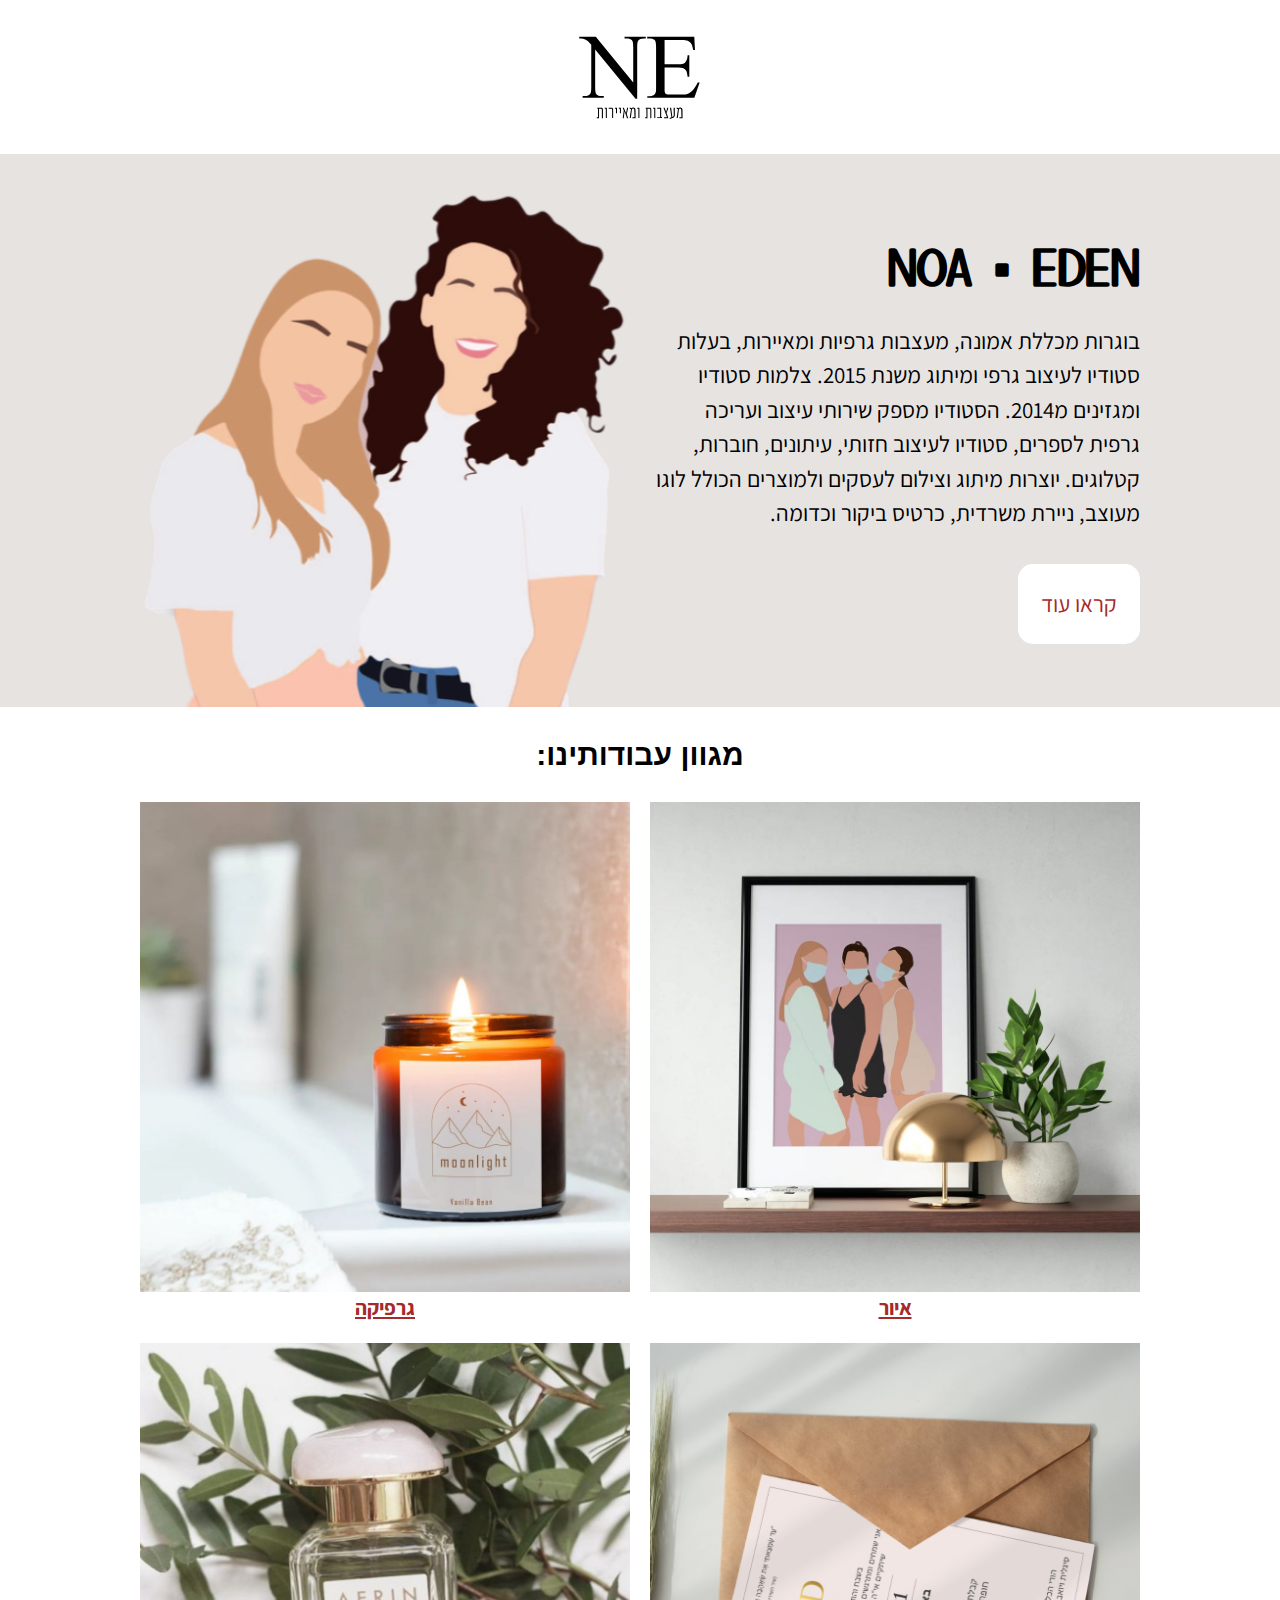
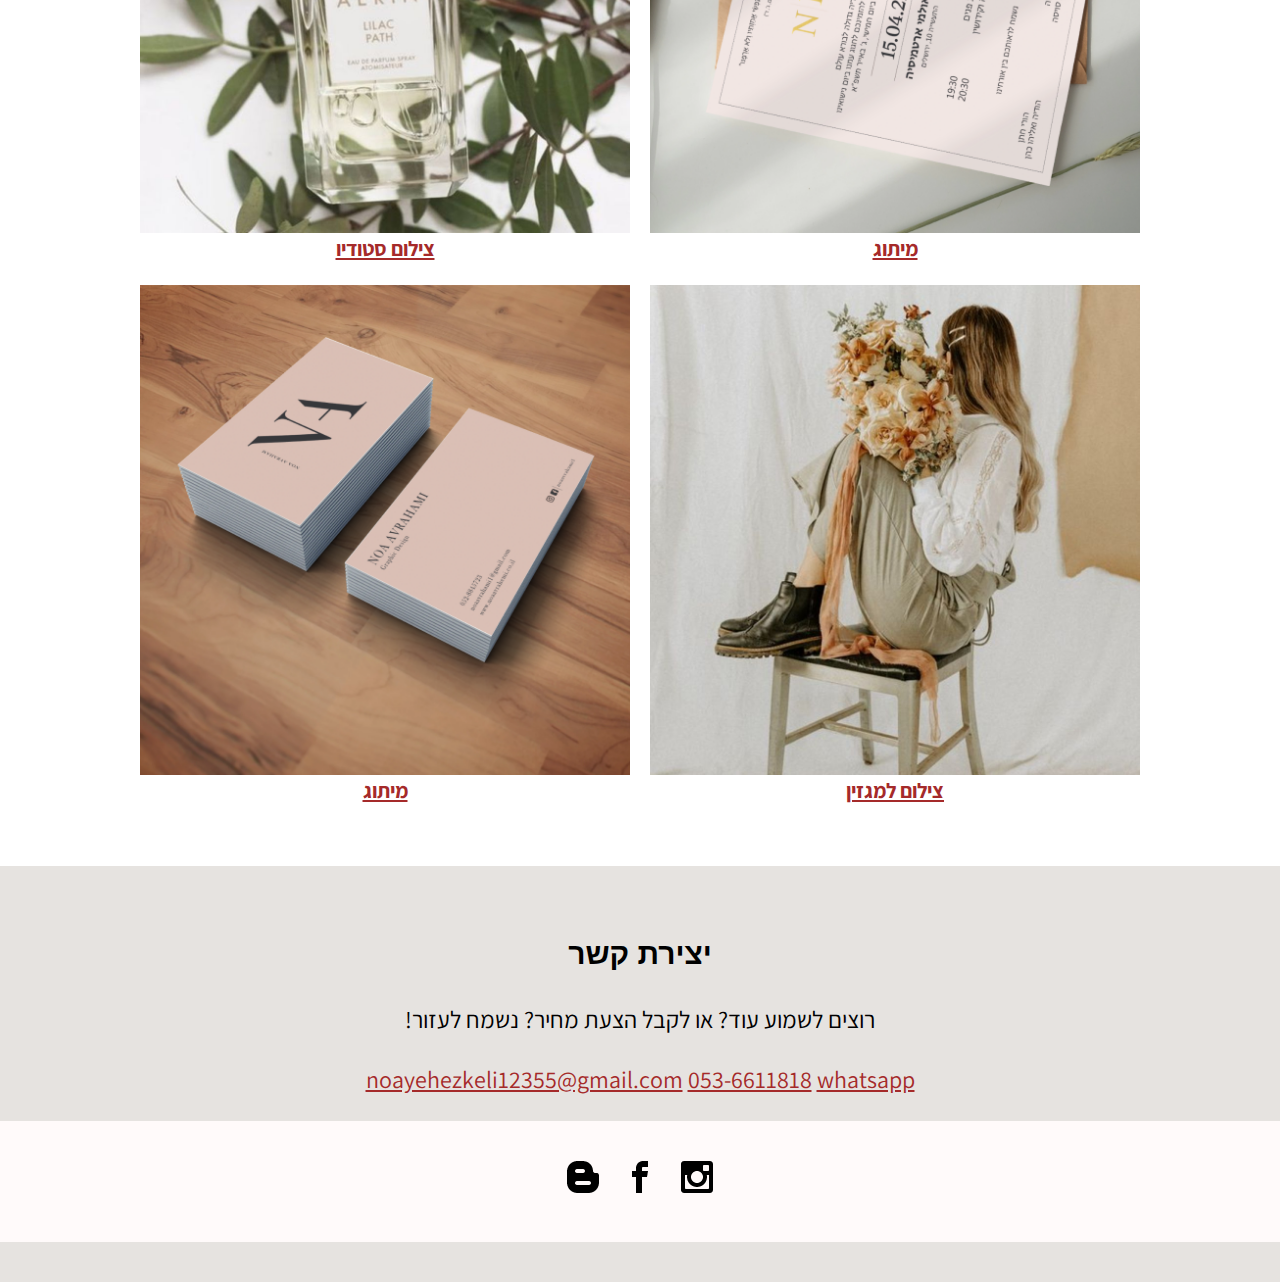
<file: index.html>
<!DOCTYPE html>
<html lang="he" dir="rtl">

<head>
  <meta charset="UTF-8">
<title>פרוייקט מסכם סמסטר א</title>
 
   <link href="https://fonts.googleapis.com/css2?family=Assistant:wght@400;700&display=swap" rel="stylesheet"> 
  
   <link rel="stylesheet" href="style.css">
  <link rel="preconnect" href="https://fonts.gstatic.com">
  
  <link rel="preconnect" href="https://fonts.gstatic.com">
<link href="https://fonts.googleapis.com/css2?family=Yusei+Magic&display=swap" rel="stylesheet">

</head>
<body>
<img src="pictures/logo%201.svg" alt="נועה ועדן" class=logo>
<div class="about">
<div class="container">
<div>
<h1>NOA &#8226; EDEN</h1>
<p>בוגרות מכללת אמונה, מעצבות גרפיות ומאיירות, בעלות סטודיו לעיצוב גרפי ומיתוג משנת 2015. צלמות סטודיו ומגזינים מ2014.   
הסטודיו מספק שירותי עיצוב ועריכה גרפית לספרים, סטודיו לעיצוב חזותי, עיתונים, חוברות, קטלוגים. יוצרות מיתוג וצילום לעסקים ולמוצרים הכולל לוגו מעוצב, ניירת משרדית, כרטיס ביקור וכדומה.  </p>
<a href=""class="button">קראו עוד</a>
</div>
<div>
<img src="pictures/noaeden%201.png" alt="noaeden">
</div>
</div>
</div>
<h2>מגוון עבודותינו:</h2>
<div>
<div class="container">
 <ul class="gallery">
 
 <li> <a target="_blank" href="https://www.etsy.com/designbyNastyaGor/listing/810971407/custom-digital-portrait-drawing-from?utm_campaign=Share&utm_medium=social_organic&utm_source=DSMT2&utm_term=so.smt&share_time=1591089555000"><img src="pictures/5.jpg" alt="">איור</a></li>
    
  <li><a target="_blank" href="https://www.behance.net/gallery/64550717/Suiomi-organics-branding"><img src="pictures/8.jpg" alt="">גרפיקה</a></li>
  
  <li><a target="_blank" href="https://www.petit-mariage-entre-amis.fr/petits-papiers"><img src="pictures/3.png" alt="">מיתוג</a></li>
  
  <li><a target="_blank" href="https://www.tortoiseandthehare.clothing/collections/essentials"><img src="pictures/10.jpg" alt="">צילום סטודיו</a></li>
  
   <li><a target="_blank" href="https://fashioneditorials.com/joanna-kustra-for-factice-magazine-with-olga/"> <img src="pictures/11.jpg" alt="">צילום למגזין</a></li>
    
  <li><a target="_blank" href="https://letteringbygrg.com/"> <img src="pictures/4.png" alt="">מיתוג</a></li>
</ul>
</div>
</div>

<div class="contact">
<div class="container">
    <h2> יצירת קשר</h2>
    <p>רוצים לשמוע עוד? או לקבל הצעת מחיר? נשמח לעזור! </p>
    <ul>
    <lil><a href="mailto:noayehezkeli12355@gmail.com">noayehezkeli12355@gmail.com</a></lil>
    <lil><a href="tel:972536611818">053-6611818</a></lil>
    <lil><a href="https://wa.me/972536611818">whatsapp</a></lil>
    </ul>
  
</div>
<div class="footer">
    <a target="_blank" href="https://www.instagram.com/noa_yehezkeli/"><img src="pictures/403-instagram.png" alt=""></a>
    <a target="_blank" href="https://www.facebook.com/profile.php?id=100000844726916"><img src="pictures/401-facebook.png" alt=""></a>
    <a target="_blank" href="http://www.visualaddict.fi/"><img src="pictures/440-blogger.png" alt=""></a>
  </div>
 
</div>
</body>
</html>
</file>
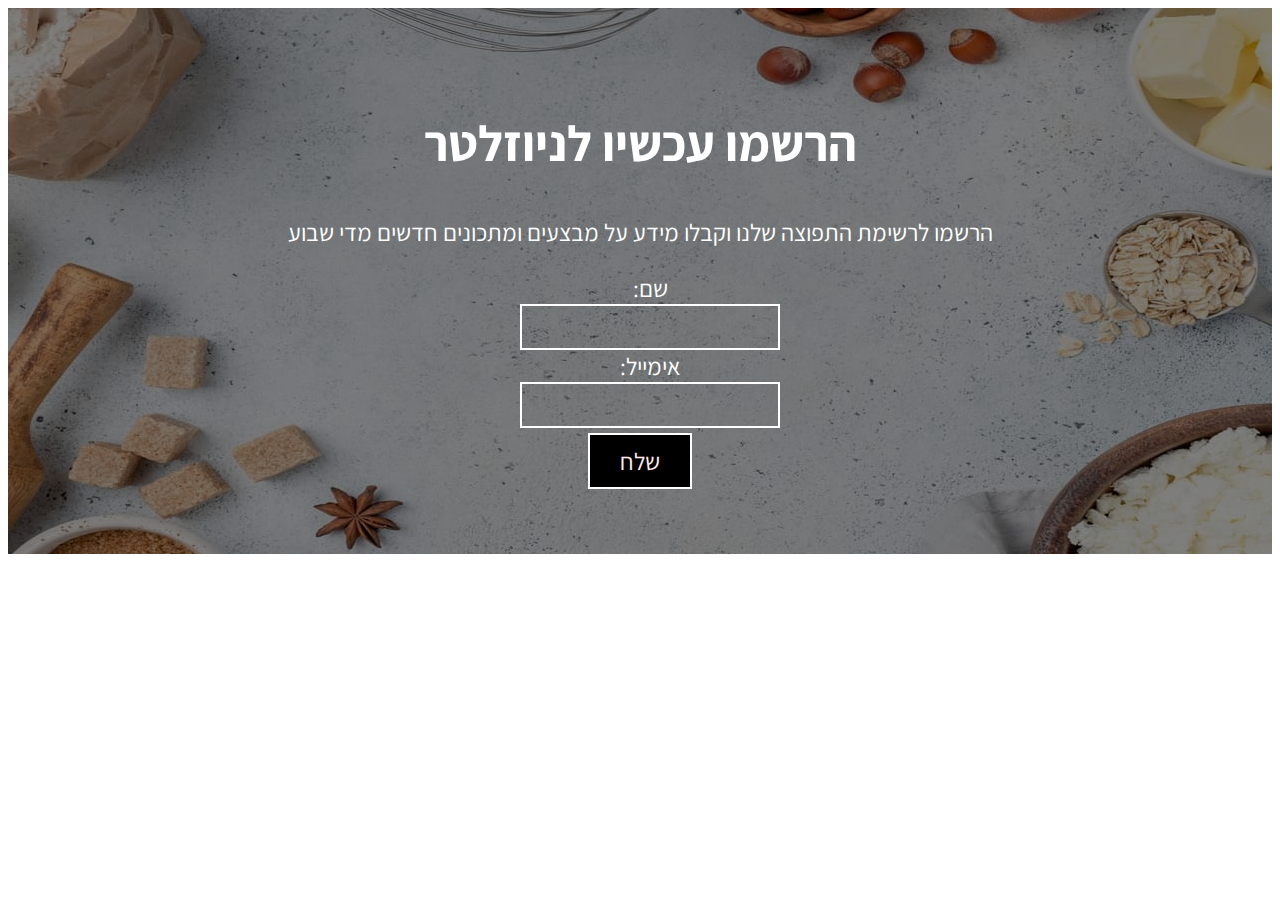
<file: firstry 2.html>
<!DOCTYPE html>
<html lang="he" dir="rtl">
<head>
  <meta charset="UTF-8">
 <link rel="stylesheet" href="bbb.css"> 
 <link href="https://fonts.googleapis.com/css2?family=Assistant&family=Bellefair&display=swap" rel="stylesheet">
  <title>אתר בסיסי</title>
</head>

<body>
<div class="news">
    <h2>הרשמו עכשיו לניוזלטר</h2>
    <p>הרשמו לרשימת התפוצה שלנו וקבלו מידע על מבצעים ומתכונים חדשים מדי שבוע</p>
    <form action="">
      <label>
        <span>שם:</span>
        <input type="text">
      </label>
      <label>
        <span>אימייל:</span>
        <input type="email" dir="ltr">
      </label>
      <input type="submit" value="שלח" class="button">
    </form>
  </div>

</body>
</html>
</file>
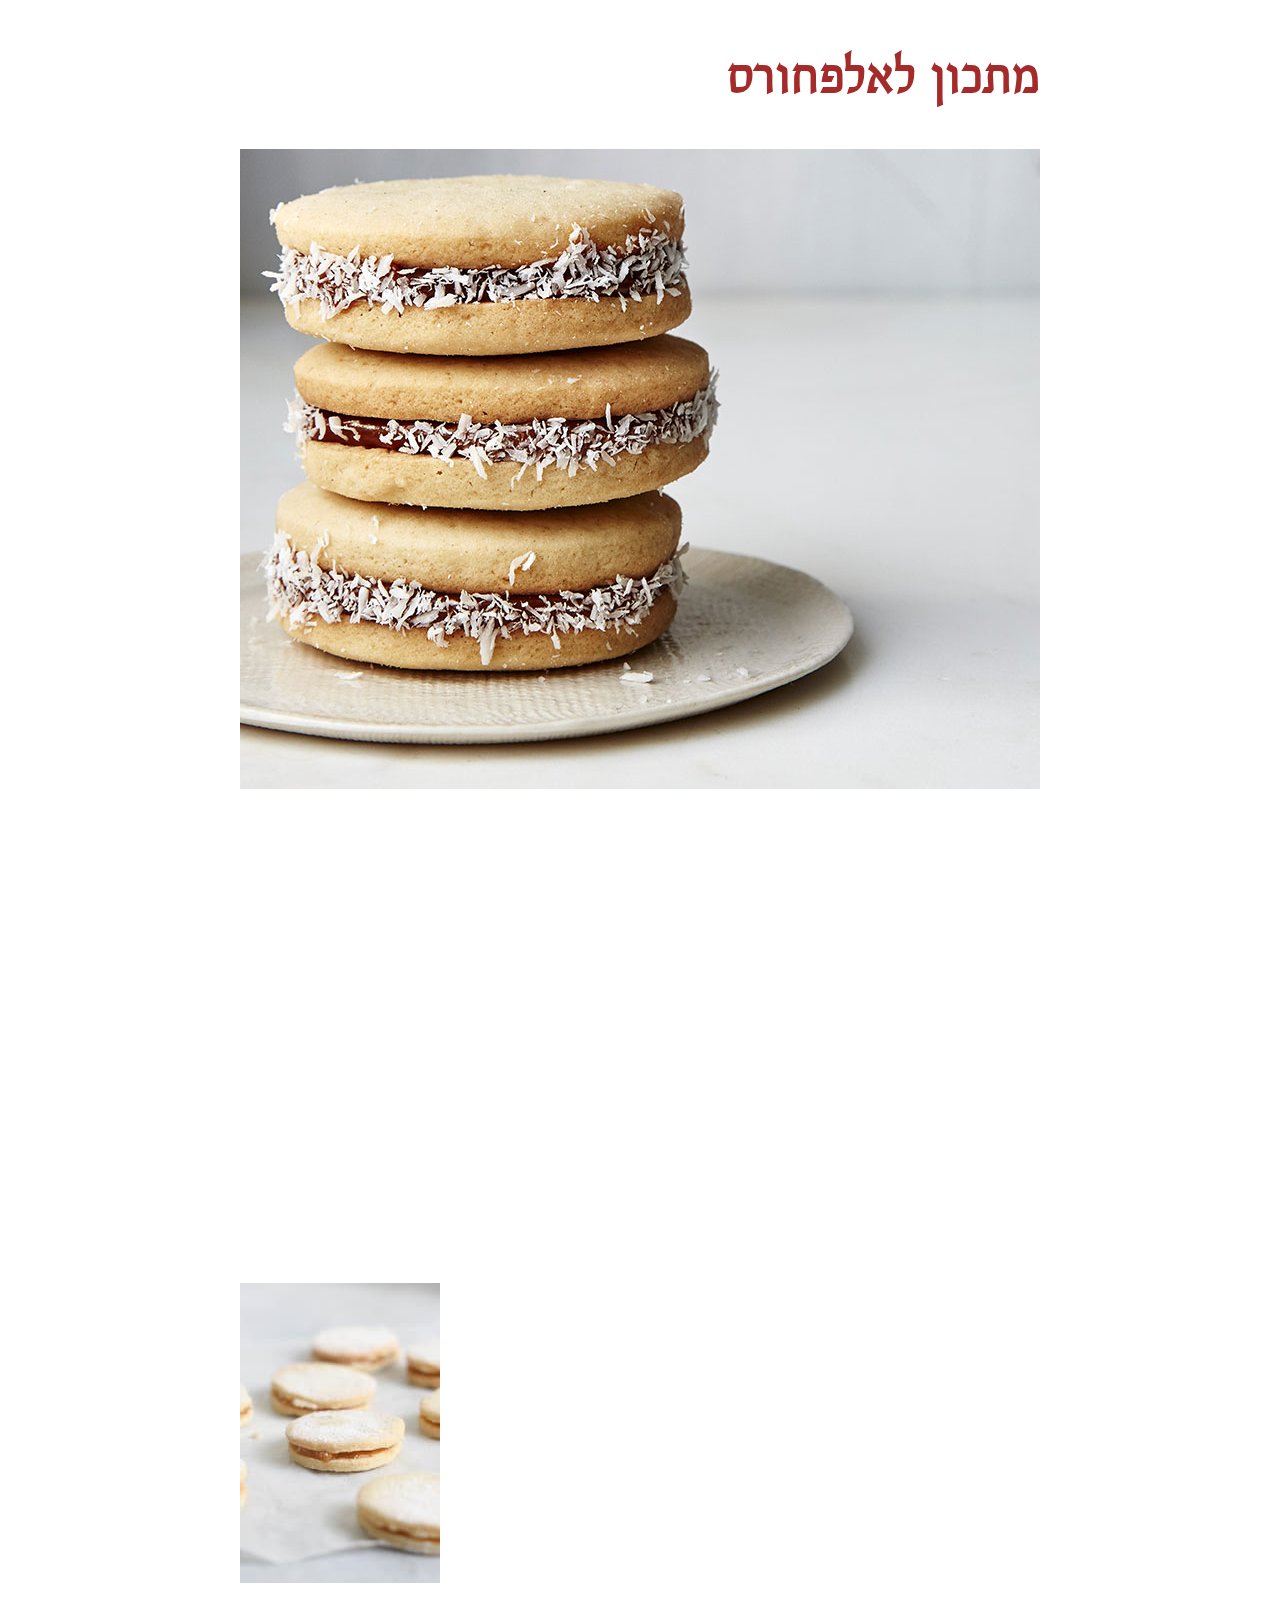
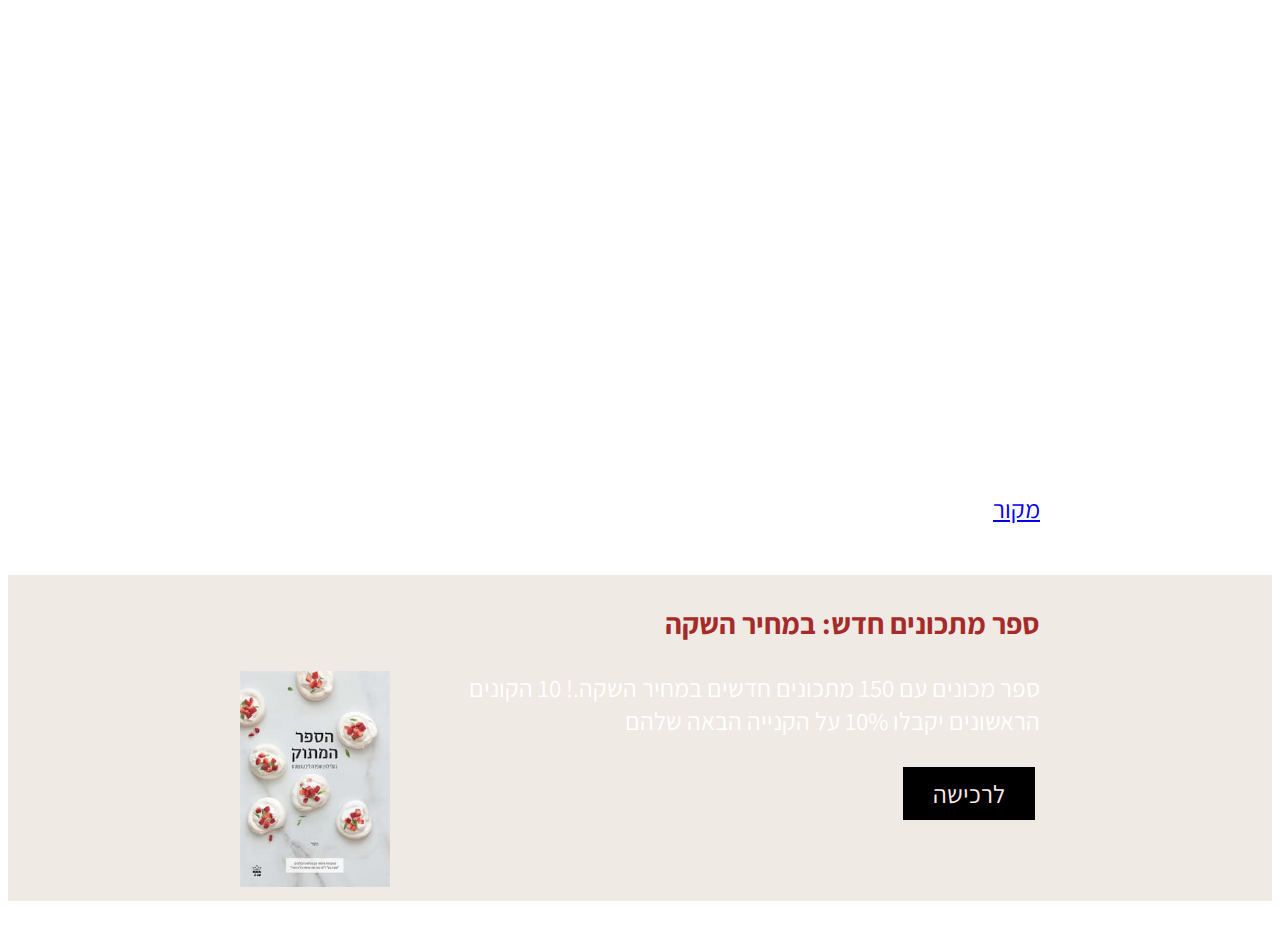
<file: firstry.html>
<!DOCTYPE html>
<html lang="he" dir="rtl">
<head>
  <meta charset="UTF-8">
 <link rel="stylesheet" href="bbb.css"> 
 <link href="https://fonts.googleapis.com/css2?family=Assistant&family=Bellefair&display=swap" rel="stylesheet">
  <title>מתכון לאלפחורס</title>
</head>
<body>

<div class="container">
<h1>מתכון לאלפחורס</h1>
<img src="pictures/Alfajores.jpg" alt="">
<h2>רכיבים</h2>
<ul>
  <li>180 גרם חמאה רכה</li>
  <li>1 כוס (120 גרם) אבקת סוכר מנופה</li>
  <li>1/2 1 כוסות (210 גרם) קמח</li>
  <li>4 חלמונים</li>
  <li>1/2 1 כוסות (180 גרם) קורנפלור</li>
  <li>1 כפית (5 גרם) אבקת אפייה</li>
  <li>1/2 כוס ריבת חלב או כל ממרח אחר</li>
  <li>1/4 כוס קוקוס טחון</li>
</ul>

<h2>שלבי ההכנה</h2>
 <img src="pictures/Alfajores%202.jpg" alt="" class="alignleft">
<ol>
  <li>להכנת הבצק: בקערת המיקסר עם וו גיטרה מערבלים את החמאה ואבקת הסוכר עד לקבלת תערובת חלקה ואחידה. מוסיפים את החלמונים ומערבלים עוד כמה דקות.</li>
  <li>לקערה אחרת מנפים את הקמח, הקורנפלור ואבקת האפייה, ומערבבים היטב. </li>
  <li>מוסיפים את תערובת הקמח לקערת המיקסר ומערבלים במהירות נמוכה רק עד להיווצרות בצק אחיד. מתקבל בצק חלק ורך במיוחד</li>
  <li>מחלקים את הבצק ל-2 חלקים ומרדדים כל חלק על גבי נייר אפייה לעלה דק בעובי של פחות מחצי ס"מ. במידת הצורך מקמחים את הבצק במעט קמח.</li>
  <li>קורצים מהבצק עיגולים בקוטר 4 ס"מ ובעזרת מרית מדורגת מעבירים אותם לתבנית אפייה מרופדת בנייר אפייה במרווחים קלים זה מזה. הבצק רך מאוד ולכן חשוב להיעזר במרית או בסכין רחבה להעברת עיגולי הבצק.</li>
  <li>מעבירים את התבנית למקרר לחצי שעה. .</li>
  <li>בזמן זה מחממים את התנור לחום של 175 מעלות. </li>
  <li>אופים את העוגיות 9-10 דקות ועד להזהבה קלה מאוד. מוציאים ומצננים</li>
  <li>מרכיבים: מעבירים את ריבת החלב לשק זילוף ופותחים בו פתח קטן, מעבירים את הקוקוס הטחון לקערית קטנה. מסדרים מחצית מהעוגיות כך שצידן השטוח כלפי מעלה. מזלפים במרכזן 1/2 כפית ריבת חלב. סוגרים עם עוגייה נוספת ולוחצים קלות. בשולי העוגייה, בקו התפר שלה, מזלפים פס דקיק של ריבת חלב. מגלגלים כל עוגייה בקוקוס הקלוי.</li>
 </ol> 
  <p>העוגיות נשמרות בקופסה אטומה בטמפרטורת החדר עד 4 ימים.</p>
  <a href="https://www.mako.co.il/food-cooking_magazine/sweets/Recipe-d66d041170b9741006.htm">מקור</a>
</div>
<div class="cta">
  <div class="container">
       <h3>ספר מתכונים חדש: במחיר השקה</h3>
    <img src="pictures/2sweet%20book.jpg" alt="" class="alignleft imgbook">
  <p>ספר מכונים עם 150 מתכונים חדשים במחיר השקה.! 10 הקונים הראשונים יקבלו 10% על הקנייה הבאה שלהם </p>
  <a href="https://www.keter-books.co.il/%D7%94%D7%A1%D7%A4%D7%A8-%D7%94%D7%9E%D7%AA%D7%95%D7%A7?gclid=CjwKCAiA2O39BRBjEiwApB2IkgpU66GHnBL63nf6-BXRKdtD8wZcCVH4zbbD4fzvzio1U8kCJ6r7XBoC6vEQAvD_BwE"class="button">לרכישה</a>
  </div>
  
</div>
</body>
</html>
</file>
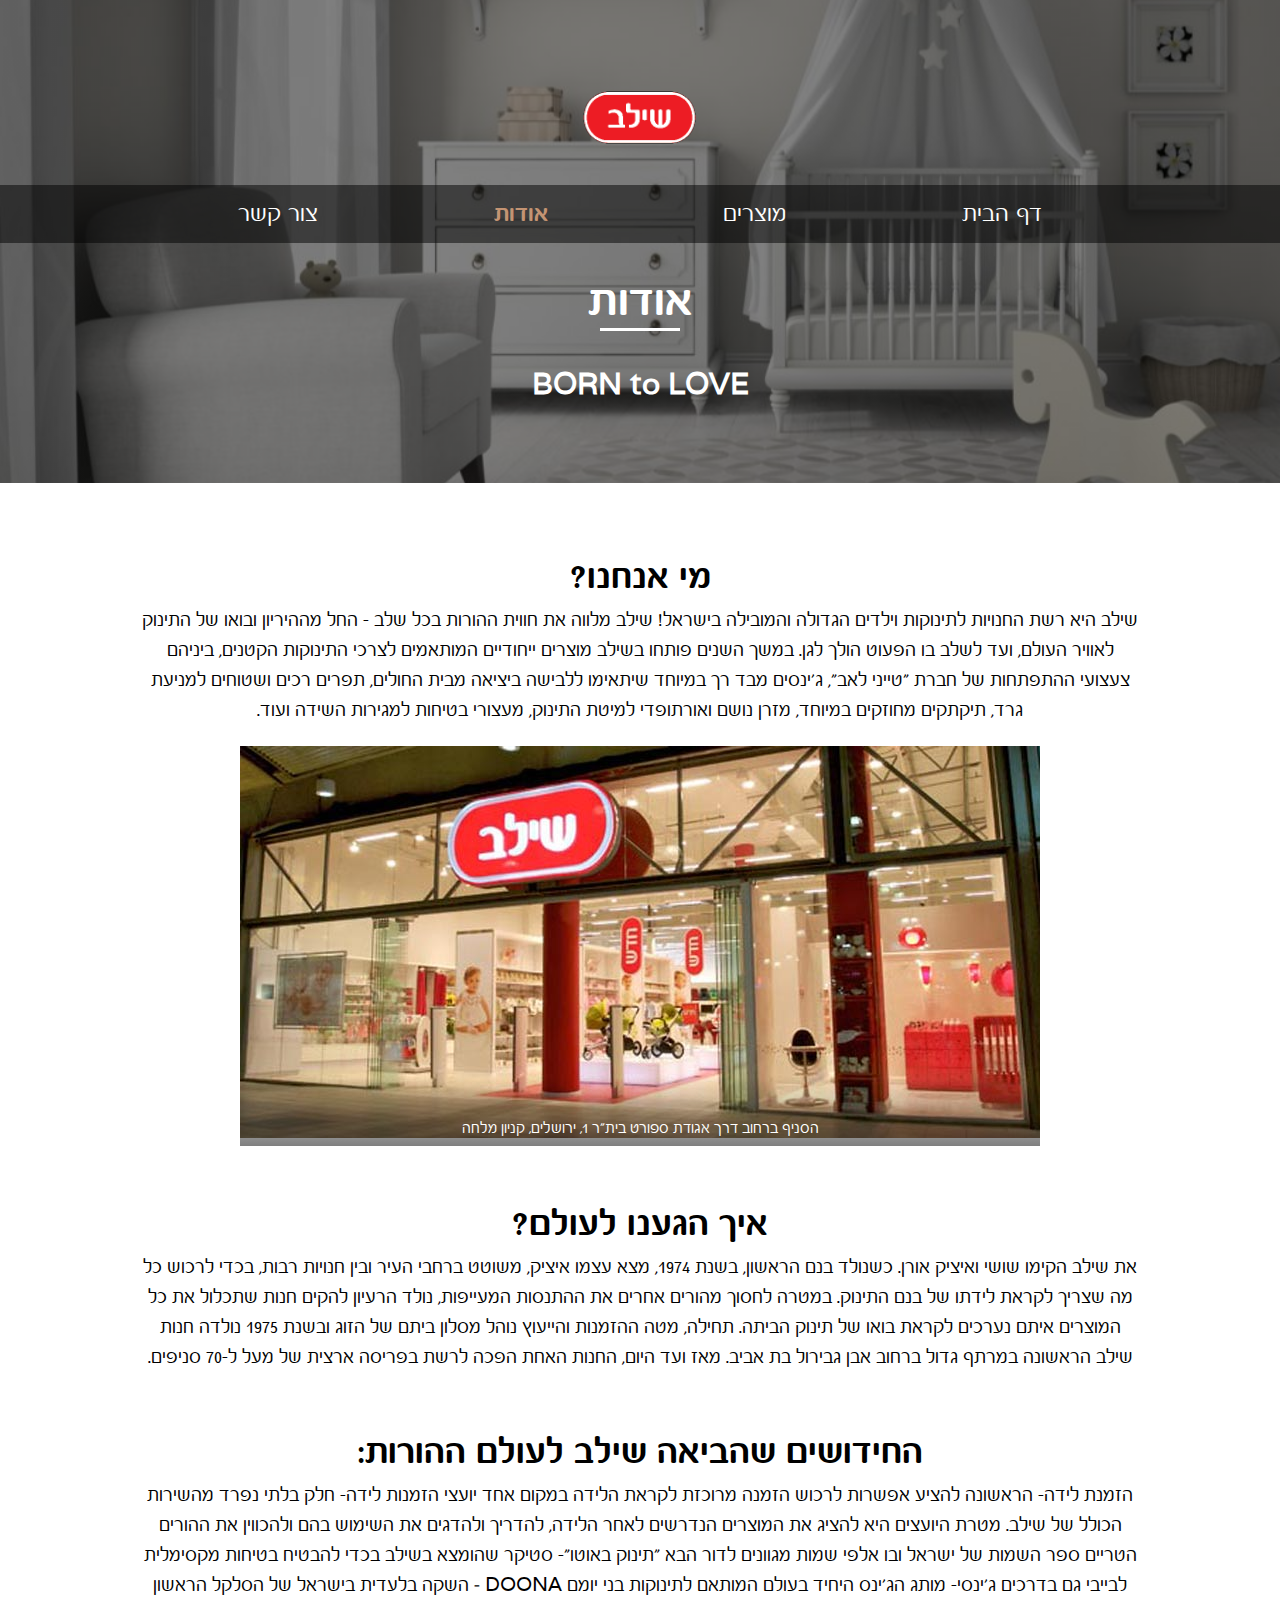
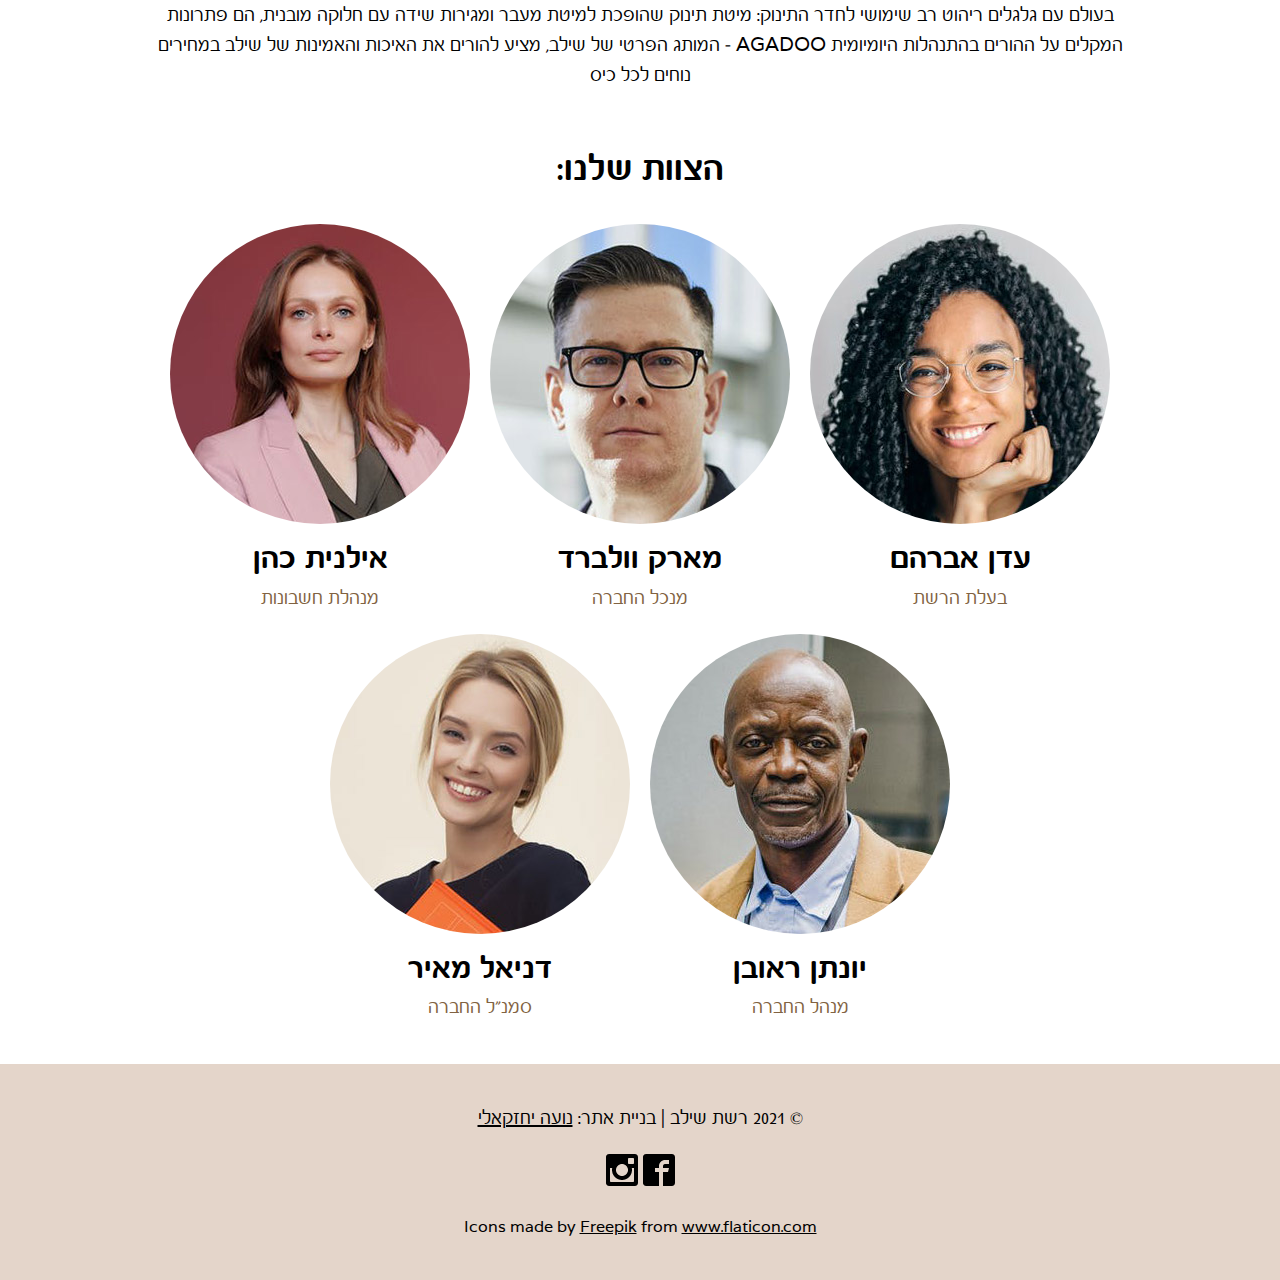
<file: סמסטר ב/about.html>
<!DOCTYPE html>
<html lang="he" dir="rtl">
<head>
  <meta charset="UTF-8">
  <title>שילב</title>
  <link rel="stylesheet" href="style.css">
  <link rel="preconnect" href="https://fonts.gstatic.com">
<link href="https://fonts.googleapis.com/css2?family=Varela&display=swap" rel="stylesheet">
</head>
<body>
<div class="banner">
 <header>
<a href="">
<img src="photo/shilav%201.png" alt="" class="logo">
     </a>
     <nav>
  <ul>
<li><a href="index.html">דף הבית</a></li>
<li><a href="menu.html">מוצרים</a></li>
<li class="current"><a href="about.html">אודות</a></li>
<li><a href="contact.html">צור קשר</a></li>
  </ul>   
     </nav>
 </header>
   
  <h1>אודות</h1>
  <h2>BORN to LOVE</h2>
</div>
 <div class="container">
<h4> מי אנחנו? </h4>
<div><p>שילב היא רשת החנויות לתינוקות וילדים הגדולה והמובילה בישראל!

שילב מלווה את חווית ההורות בכל שלב - החל מההיריון ובואו של התינוק לאוויר העולם, ועד לשלב בו הפעוט הולך לגן.

במשך השנים פותחו בשילב מוצרים ייחודיים המותאמים לצרכי התינוקות הקטנים, ביניהם צעצועי ההתפתחות של חברת "טייני לאב", ג'ינסים מבד רך במיוחד שיתאימו ללבישה ביציאה מבית החולים, תפרים רכים ושטוחים למניעת גרד, תיקתקים מחוזקים במיוחד, מזרן נושם ואורתופדי למיטת התינוק, מעצורי בטיחות למגירות השידה ועוד.
</p></div>

<div>
<div class="img">
 <img src="photo/shilav%204.jpg" alt="">
 
<p class="caption">הסניף ברחוב דרך אגודת ספורט בית"ר 1, ירושלים, קניון מלחה</p>
    </div>
    </div>

<h4>איך הגענו לעולם?</h4>
<p>
את שילב הקימו שושי ואיציק אורן. כשנולד בנם הראשון, בשנת 1974, מצא עצמו איציק, משוטט ברחבי העיר ובין חנויות רבות, בכדי לרכוש כל מה שצריך לקראת לידתו של בנם התינוק.

במטרה לחסוך מהורים אחרים את ההתנסות המעייפות, נולד הרעיון להקים חנות שתכלול את כל המוצרים איתם נערכים לקראת בואו של תינוק הביתה.

תחילה, מטה ההזמנות והייעוץ נוהל מסלון ביתם של הזוג ובשנת 1975 נולדה חנות שילב הראשונה במרתף גדול ברחוב אבן גבירול בת אביב.

מאז ועד היום, החנות האחת הפכה לרשת בפריסה ארצית של מעל ל-70 סניפים.
</p>
 
<h4>החידושים שהביאה שילב לעולם ההורות:
</h4>

<p> הזמנת לידה- הראשונה להציע אפשרות לרכוש הזמנה מרוכזת לקראת הלידה במקום אחד
 יועצי הזמנות לידה- חלק בלתי נפרד מהשירות הכולל של שילב. מטרת היועצים היא להציג את המוצרים הנדרשים לאחר הלידה, להדריך ולהדגים את השימוש בהם ולהכווין את ההורים הטריים
 ספר השמות של ישראל ובו אלפי שמות מגוונים לדור הבא 
 "תינוק באוטו"- סטיקר שהומצא בשילב בכדי להבטיח בטיחות מקסימלית לבייבי גם בדרכים
 ג'ינסי- מותג הג'ינס היחיד בעולם המותאם לתינוקות בני יומם
DOONA – השקה בלעדית בישראל של הסלקל הראשון בעולם עם גלגלים
ריהוט רב שימושי לחדר התינוק: מיטת תינוק שהופכת למיטת מעבר ומגירות שידה עם חלוקה מובנית, הם פתרונות המקלים על ההורים בהתנהלות היומיומית
AGADOO – המותג הפרטי של שילב, מציע להורים את האיכות והאמינות של שילב במחירים 
נוחים לכל כיס
</p>
<h4> הצוות שלנו: </h4>
<ul class="team">
    <li>
     <img src="photo/p%201.jpg" alt=""> 
     <h3>עדן  אברהם</h3>
     <p>בעלת הרשת</p>  
    </li>
    <li>
     <img src="photo/p%205.jpg"alt=""> 
     <h3>מארק וולברד </h3>
     <p>מנכל החברה</p>
     </li>
     <li>
     <img src="photo/p%203.jpg" alt=""> 
     <h3>אילנית כהן</h3>
     <p>מנהלת חשבונות</p>  
    </li>
      <li>
     <img src="photo/p%204.jpg" alt=""> 
     <h3>יונתן ראובן</h3>
     <p>מנהל החברה</p>  
    </li>
    <li>
     <img src="photo/p%202.jpg" alt=""> 
     <h3>דניאל מאיר</h3>
     <p>סמנ"ל החברה</p>  
    </li> 
</ul>
 </div>
  <footer>
    <p>&copy; 2021 רשת שילב  | 
    בניית אתר: 
    <a href="https://laviwebsites.com">נועה יחזקאלי</a></p>
    
    <p>
      <a href="https://he-il.facebook.com/shilav.baby"><img src="photo/402-facebook2.png" alt="facebook"></a>
      <a href="https://www.instagram.com/shilav_kids/"><img src="photo/403-instagram.png" alt="instegram"></a>
    </p>
    
    <div>Icons made by <a href="https://www.freepik.com" title="Freepik">Freepik</a> from <a href="https://www.flaticon.com/" title="Flaticon">www.flaticon.com</a></div>
  </footer>
  
</body>
</html>
</file>
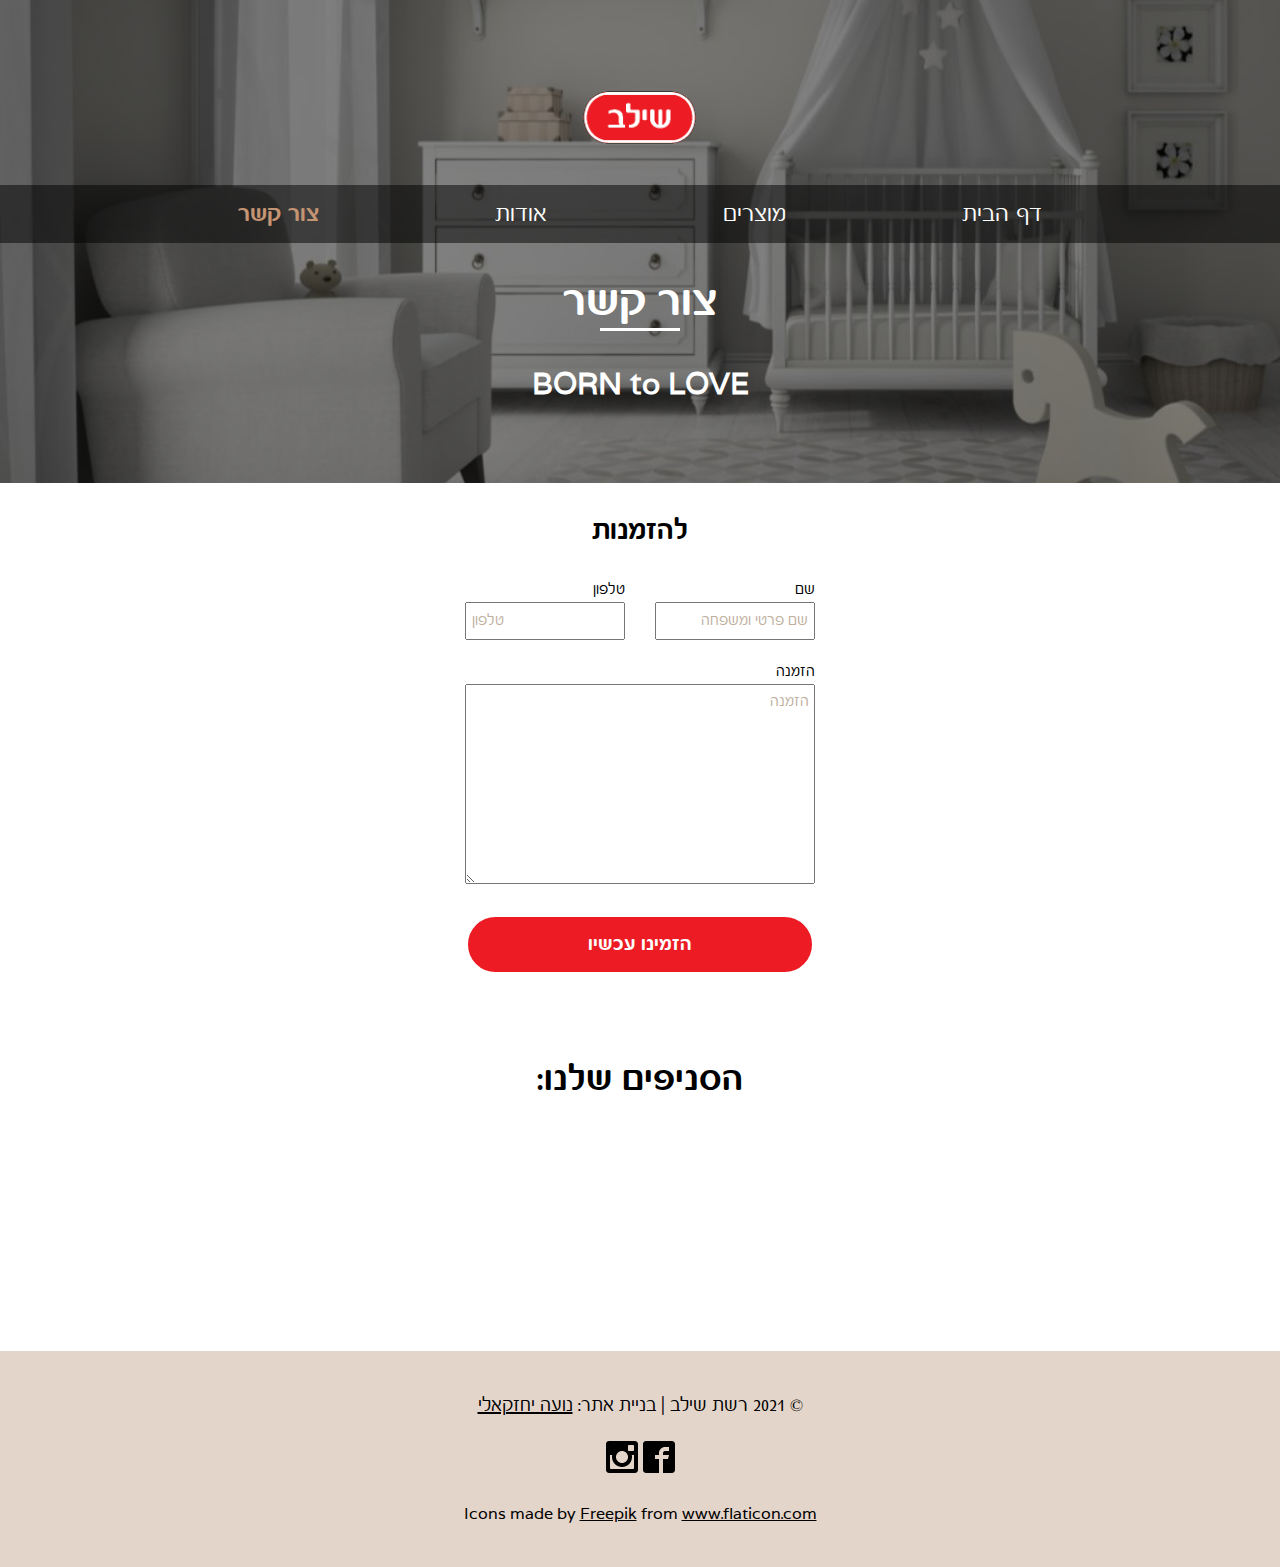
<file: סמסטר ב/contact.html>
<!DOCTYPE html>
<html lang="he" dir="rtl">
<head>
  <meta charset="UTF-8">
  <title>שילב</title>
  <link rel="stylesheet" href="style.css">
  <link rel="preconnect" href="https://fonts.gstatic.com">
<link href="https://fonts.googleapis.com/css2?family=Varela&display=swap" rel="stylesheet">
</head>
<body>
<div class="banner">
 <header>
<a href="">
<img src="photo/shilav%201.png" alt="" class="logo">
     </a>
     <nav>
  <ul>
<li><a href="index.html">דף הבית</a></li>
<li><a href="menu.html">מוצרים</a></li>
<li><a href="about.html">אודות</a></li>
<li class="current"><a href="contact.html">צור קשר</a></li>
  </ul>   
     </nav>
 </header>
   
  <h1>צור קשר</h1>
  <h2>BORN to LOVE</h2>
</div>

<form>
        <h2>להזמנות</h2>
        <div class="grid-form">
          <label>
            <span>שם</span>
            <input type="text" name="fname" placeholder="שם פרטי ומשפחה">
          </label>
          <label>
            <span>טלפון</span>
            <input type="tel" name="tel" placeholder="טלפון">
          </label>
        </div>

        <label>
          <span>הזמנה</span>
          <textarea name="order" cols="30" rows="10" placeholder="הזמנה"></textarea>
        </label>
        <input type="submit" value="הזמינו עכשיו" class="button">
      </form>
<div class="container"> 
<h4>הסניפים שלנו:</h4>
 <iframe src="https://www.google.com/maps/embed?pb=!1m18!1m12!1m3!1d27083.368398565704!2d34.82140536044921!3d31.949472200000017!2m3!1f0!2f0!3f0!3m2!1i1024!2i768!4f13.1!3m3!1m2!1s0x1502b5f3976332dd%3A0x1151664064c6bfae!2z16nXmdec15Eg16fXoNeZ15XXnyDXoteW16jXmdeQ15zXmSDXqNeQ16nXldeg15nXnQ!5e0!3m2!1siw!2sil!4v1624791127840!5m2!1siw!2sil" width="300" height="200" style="border:0;" allowfullscreen="" loading="lazy"></iframe>
 
 <iframe src="https://www.google.com/maps/embed?pb=!1m18!1m12!1m3!1d13569.177251026791!2d35.194727303518036!3d31.762457800642228!2m3!1f0!2f0!3f0!3m2!1i1024!2i768!4f13.1!3m3!1m2!1s0x1502d78e88b36157%3A0x813f21fdcb2b4735!2z16nXmdec15E!5e0!3m2!1siw!2sil!4v1624791236152!5m2!1siw!2sil" width="300" height="200" style="border:0;" allowfullscreen="" loading="lazy"></iframe>
 
 <iframe src="https://www.google.com/maps/embed?pb=!1m18!1m12!1m3!1d91773.46709783666!2d34.81799343629176!3d31.26082647802098!2m3!1f0!2f0!3f0!3m2!1i1024!2i768!4f13.1!3m3!1m2!1s0x0%3A0x9d64d2c3783a7a7b!2z16nXmdec15E!5e0!3m2!1siw!2sil!4v1624791322318!5m2!1siw!2sil" width="300" height="200" style="border:0;" allowfullscreen="" loading="lazy"></iframe>
 </div>
  <footer>
    <p>&copy; 2021 רשת שילב  | 
    בניית אתר: 
    <a href="https://laviwebsites.com">נועה יחזקאלי</a></p>
    
    <p>
      <a href="https://he-il.facebook.com/shilav.baby"><img src="photo/402-facebook2.png" alt="facebook"></a>
      <a href="https://www.instagram.com/shilav_kids/"><img src="photo/403-instagram.png" alt="instegram"></a>
    </p>
    
    <div>Icons made by <a href="https://www.freepik.com" title="Freepik">Freepik</a> from <a href="https://www.flaticon.com/" title="Flaticon">www.flaticon.com</a></div>
  </footer>
  <div class="custom-shape-divider-bottom-1615827767">
      <svg data-name="Layer 1" xmlns="http://www.w3.org/2000/svg" viewBox="0 0 1200 120" preserveAspectRatio="none">
      </svg>
    </div>

</body>
</html>
</file>
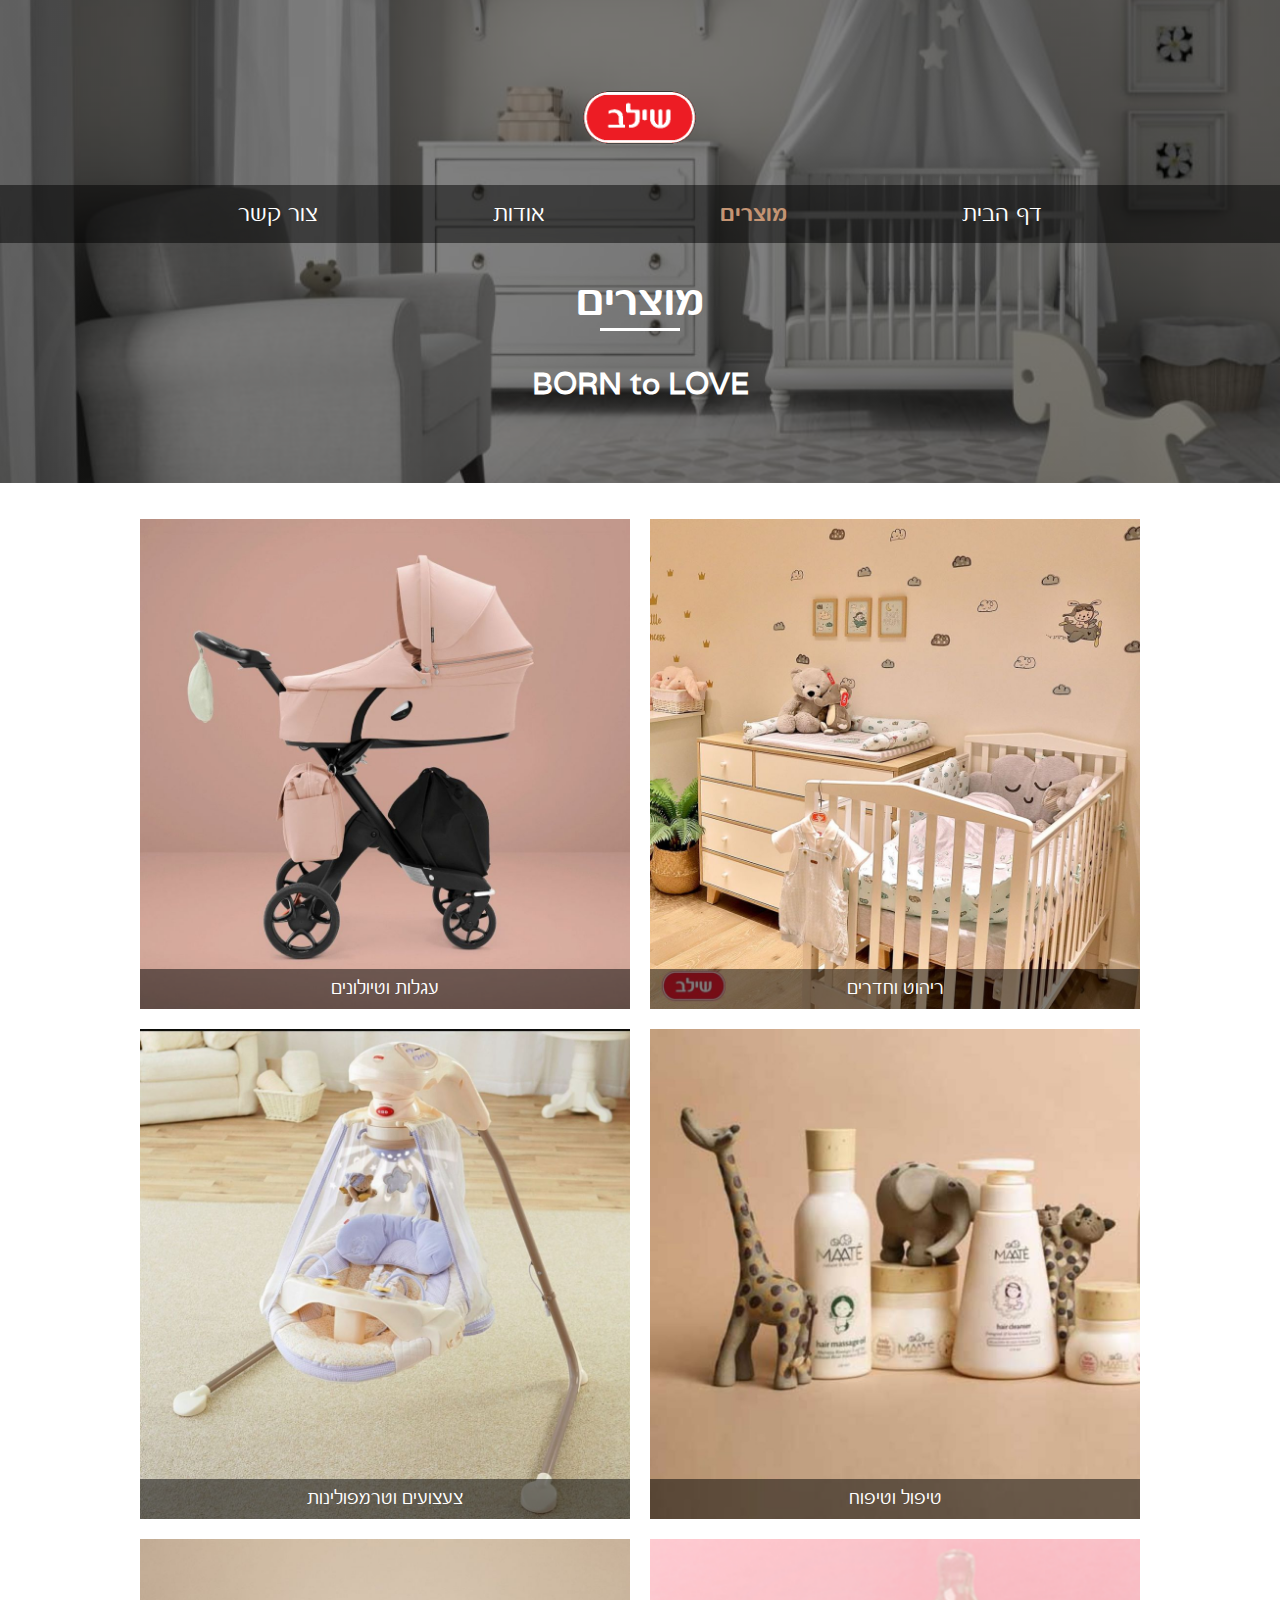
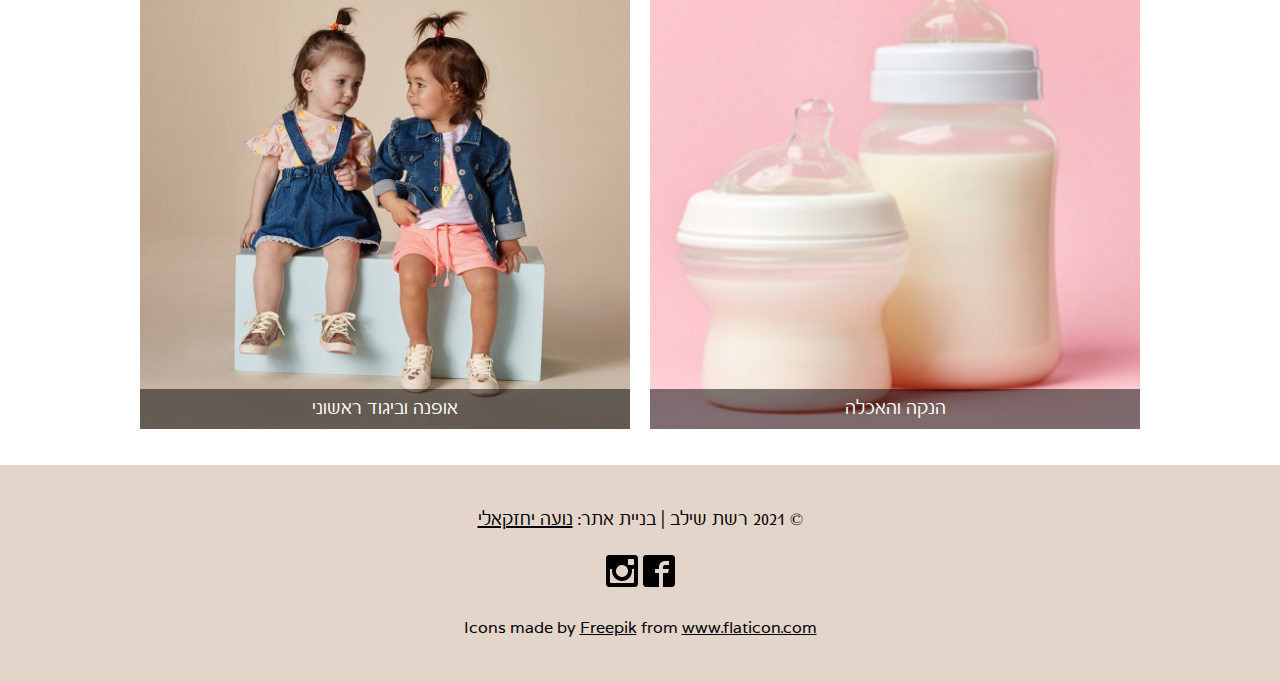
<file: סמסטר ב/menu.html>
<!DOCTYPE html>
<html lang="he" dir="rtl">
<head>
  <meta charset="UTF-8">
  <title>שילב</title>
  <link rel="stylesheet" href="style.css">
  <link rel="preconnect" href="https://fonts.gstatic.com">
<link href="https://fonts.googleapis.com/css2?family=Varela&display=swap" rel="stylesheet">
</head>
<body>
<div class="banner">
 <header>
<a href="">
<img src="photo/shilav%201.png" alt="" class="logo"></a>
<nav>
  <ul>
<li><a href="index.html">דף הבית</a></li>
<li class="current"><a href="menu.html">מוצרים</a></li>
<li ><a href="about.html">אודות</a></li>
<li><a href="contact.html">צור קשר</a></li>
  </ul>   
     </nav>
  <h1>מוצרים</h1>
  <h2>BORN to LOVE</h2>
  </header> 
</div>

<div>
<div class="container">
 <ul class="gallery">
 
 <li> <a target="_blank" href="https://www.shilav.co.il/hdrim/rooms"><img src="photo/cut/room%202.jpg" alt=""><p>ריהוט וחדרים</p></a></li>
   
<li> <a target="_blank" href="https://www.shilav.co.il/carriages-strollers/new-born-carts"><img src="photo/cut/stroller%201.jpg" alt=""><p>עגלות וטיולונים</p></a></li>
  
  <li> <a target="_blank" href="https://www.shilav.co.il/infant-care/bathrooms-bath-accessories"><img src="photo/cut/soup%201.jpg" alt=""><p>טיפול וטיפוח</p></a></li>
  
  <li><a target="_blank" href="https://www.shilav.co.il/toys"><img src="photo/cut/trampolin%201.jpg" alt=""><p>צעצועים וטרמפולינות</p></a></li>
  
   <li><a target="_blank" href="https://www.shilav.co.il/nursing/bottle-accessories"> <img src="photo/cut/bottle%202.png" alt=""><p>הנקה והאכלה</p></a></li>
    
  <li><a target="_blank" href="https://www.shilav.co.il/fashion-clothing"> <img src="photo/cut/clothes.jpg" alt=""><p>אופנה וביגוד ראשוני</p></a></li>
</ul>
</div>
</div>
  <footer>
    <p>&copy; 2021 רשת שילב  | 
    בניית אתר: 
    <a href="https://laviwebsites.com">נועה יחזקאלי</a></p>
    
    <p>
      <a href="https://he-il.facebook.com/shilav.baby"><img src="photo/402-facebook2.png" alt="facebook"></a>
      <a href="https://www.instagram.com/shilav_kids/"><img src="photo/403-instagram.png" alt="instegram"></a>
    </p>
    
    <div>Icons made by <a href="https://www.freepik.com" title="Freepik">Freepik</a> from <a href="https://www.flaticon.com/" title="Flaticon">www.flaticon.com</a></div>
  </footer>
  <div class="custom-shape-divider-bottom-1615827767">
      <svg data-name="Layer 1" xmlns="http://www.w3.org/2000/svg" viewBox="0 0 1200 120" preserveAspectRatio="none">
      </svg>
    </div>
</body>
</html>
</file>
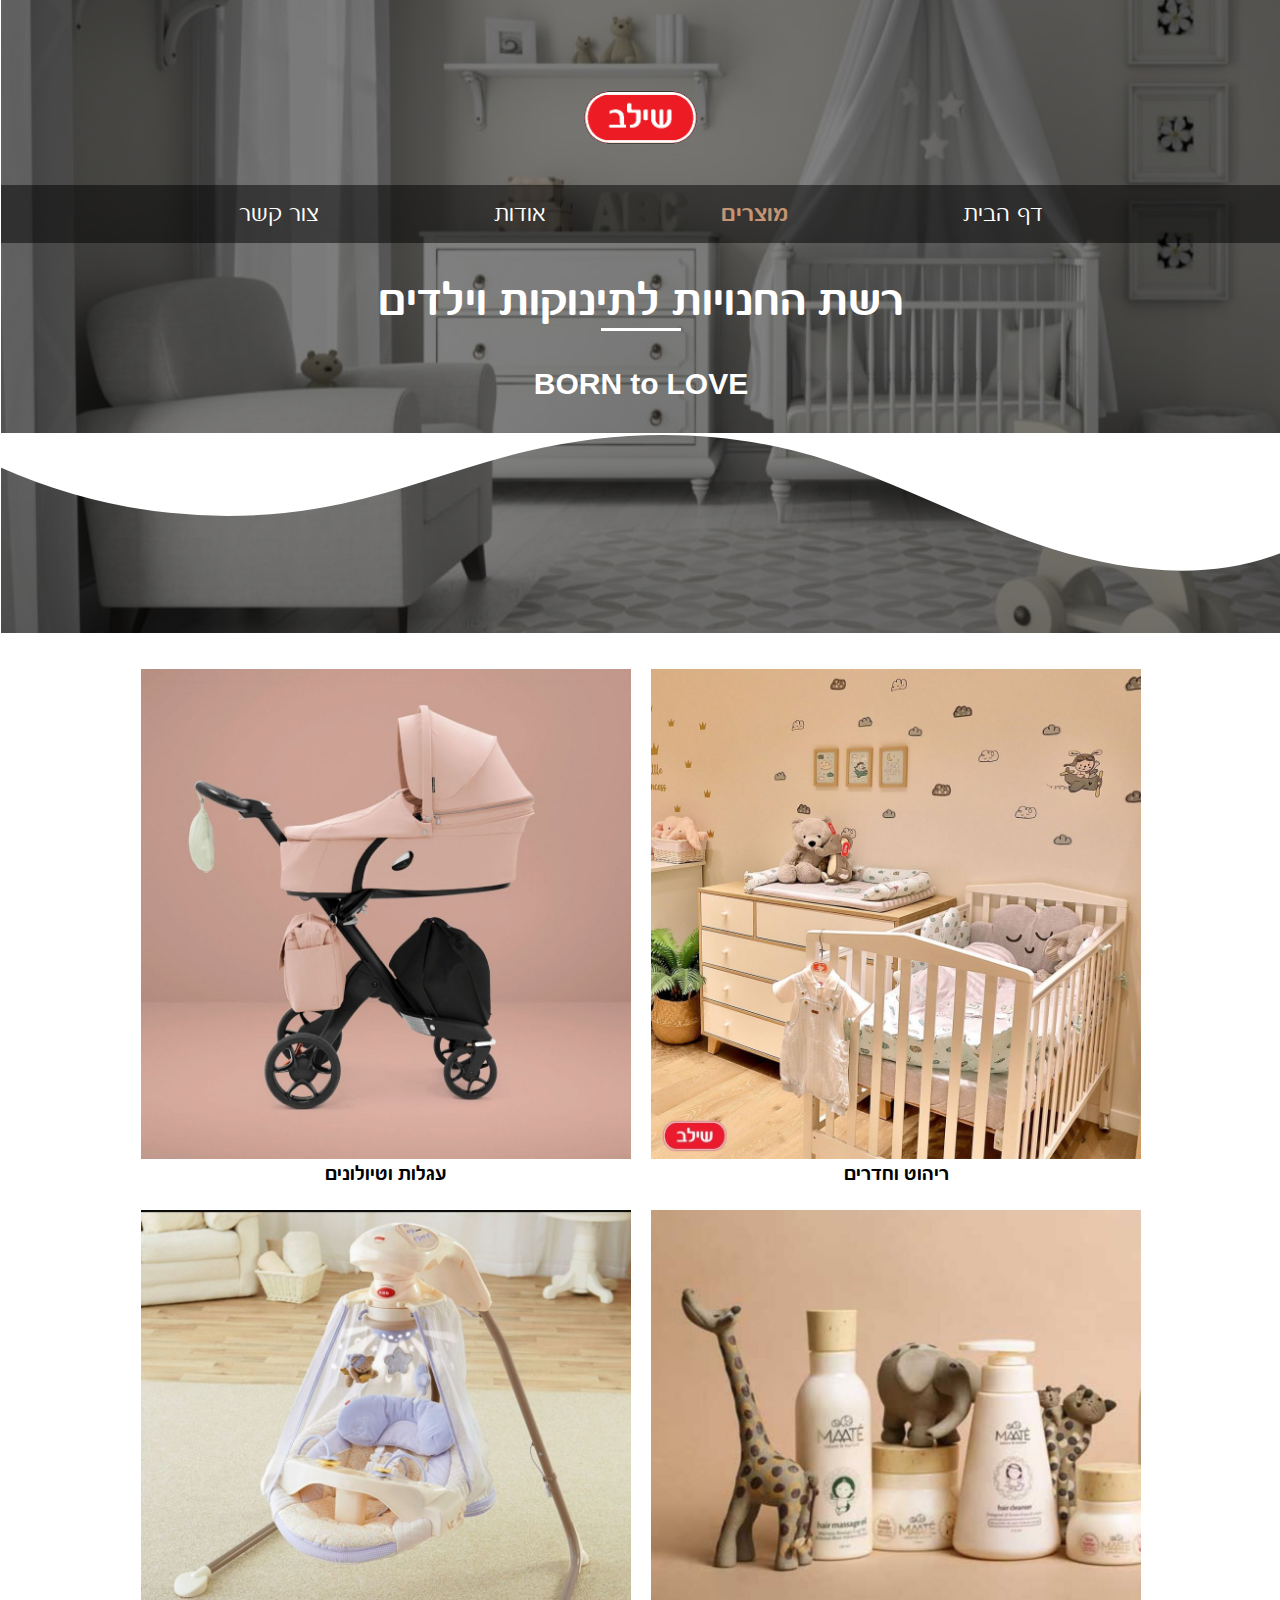
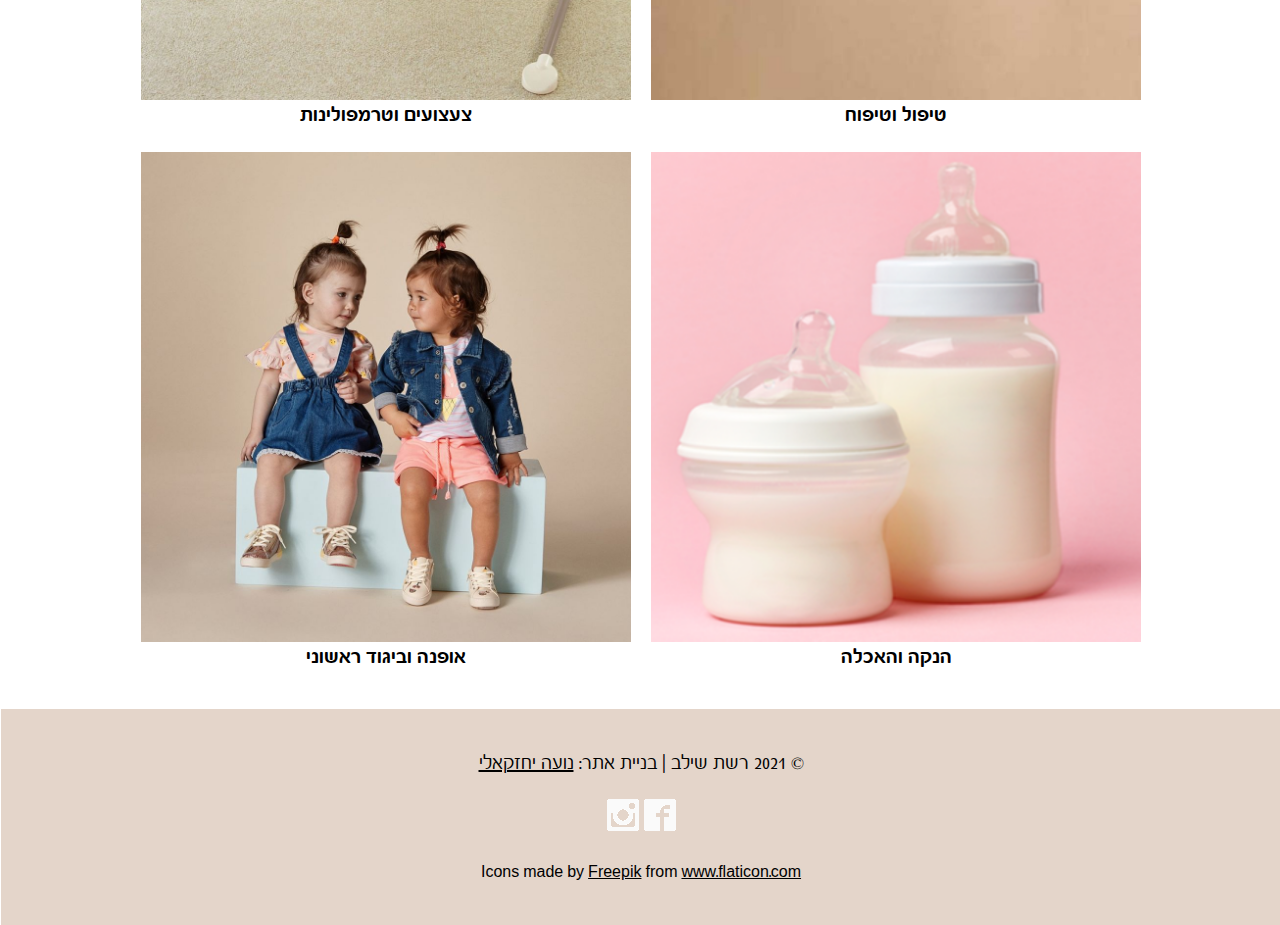
<file: סמסטר ב/products.html>
<!DOCTYPE html>
<html lang="he" dir="rtl">
<head>
  <meta charset="UTF-8">
  <title>שילב</title>
  <link rel="stylesheet" href="style.css">
</head>
<body>
<div class="banner">
 <header>
<a href="">
<img src="photo/shilav%201.png" alt="" class="logo">
     </a>
     <nav>
  <ul>
<li><a href="index.html">דף הבית</a></li>
<li class="current"><a href="menu.html">מוצרים</a></li>
<li ><a href="about.html">אודות</a></li>
<li><a href="contact.html">צור קשר</a></li>
  </ul>   
     </nav>
  <h1>רשת החנויות לתינוקות וילדים</h1>
  <h2>BORN to LOVE</h2>
  <div class="custom-shape-divider-top-1617724758">
    <svg data-name="Layer 1" xmlns="http://www.w3.org/2000/svg" viewBox="0 0 1200 120" preserveAspectRatio="none">
        <path d="M321.39,56.44c58-10.79,114.16-30.13,172-41.86,82.39-16.72,168.19-17.73,250.45-.39C823.78,31,906.67,72,985.66,92.83c70.05,18.48,146.53,26.09,214.34,3V0H0V27.35A600.21,600.21,0,0,0,321.39,56.44Z" class="shape-fill"></path>
    </svg>
</div> 
</div>
<div>
<div class="container">
 <ul class="gallery">
 
 <li> <a target="_blank" href="https://www.shilav.co.il/hdrim/rooms"><img src="photo/cut/room%202.jpg" alt="">ריהוט וחדרים</a></li>
    
  <li><a target="_blank" href="https://www.shilav.co.il/carriages-strollers/new-born-carts"><img src="photo/cut/stroller%201.jpg" alt="">עגלות וטיולונים</a></li>
  
  <li><a target="_blank" href="https://www.shilav.co.il/infant-care/bathrooms-bath-accessories"><img src="photo/cut/soup%201.jpg" alt="">טיפול וטיפוח</a></li>
  
  <li><a target="_blank" href="https://www.shilav.co.il/toys"><img src="photo/cut/trampolin%201.jpg" alt="">צעצועים וטרמפולינות</a></li>
  
   <li><a target="_blank" href="https://www.shilav.co.il/nursing/bottle-accessories"> <img src="photo/cut/bottle%202.png" alt="">הנקה והאכלה</a></li>
    
  <li><a target="_blank" href="https://www.shilav.co.il/fashion-clothing"> <img src="photo/cut/clothes.jpg" alt="">אופנה וביגוד ראשוני</a></li>
</ul>
</div>
</div>
  <footer>
    <p>&copy; 2021 רשת שילב  | 
    בניית אתר: 
    <a href="https://laviwebsites.com">נועה יחזקאלי</a></p>
    
    <p>
      <a href="https://he-il.facebook.com/shilav.baby"><img src="photo/402-facebook%201.png" alt="facebook"></a>
      <a href="https://www.instagram.com/shilav_kids/"><img src="photo/403-instagram%201.png" alt="instegram"></a>
    </p>
    
    <div>Icons made by <a href="https://www.freepik.com" title="Freepik">Freepik</a> from <a href="https://www.flaticon.com/" title="Flaticon">www.flaticon.com</a></div>
  </footer>
  <div class="custom-shape-divider-bottom-1615827767">
      <svg data-name="Layer 1" xmlns="http://www.w3.org/2000/svg" viewBox="0 0 1200 120" preserveAspectRatio="none">
      </svg>
    </div>

</body>
</html>
</file>
<file: style.css>
body {
  margin: 0;
  font-family: 'Assistant', sans-serif;
  line-height: 1.5;
}
h1 { font-family: 'Yusei Magic', sans-serif;
    font font-weight: 400;
}
h2, h3, h4 {
  font-family: 'Secular One', sans-serif;
    font font-weight: 400;
    }
.about{
    background:#e6e3e0;
    font-size: 23px;
    color: black; 
}

.about img {
  display: block;
  margin-top: 40px;
}

.container{
    max-width: 1000px;
    margin: auto;
}
img{
    max-width: 100%;
    width: auto;
    height: auto;
}
.about .container {
  display: grid;
  grid-template-columns: 1fr 1fr;
    align-items: center; 
    grid-gap: 30px;
}
.about img{
   display: block; 
}
h1{
    font-size: 48px;
    line-height: 1.1;
}
h2{font-size: 30px;
    text-align: center;}

.button {
    background: #fff;
  color:brown;
    text-decoration: none;
    border: 3px solid #fff;
    padding: 20px;
    display: inline-block;
    margin-top: 10px;
    transition: 0.3s;
    border-radius: 15px;
    margin-bottom: 10px;
    cursor: pointer;
}
.button:hover {
  background: #0000;
  color: #ffff;
    cursor: pointer;
}
.logo{
    max-width: 150px;
    display: block;
    margin: 15px auto;  
}
.gallery {
    list-style: none;
    padding: 0;
    display: grid;
    grid-template-columns: 1fr 1fr;
    grid-gap: 20px;
    font-size: 21px;
    text-align: center;
    font-weight: bold;
    color: black;
        
}
.gallery img {
  display: block;
}

.contact {
    background: #e6e3e0;
    font-size: 24px;
    text-align: center;
    padding: 40px 0;
    margin-top: 60px;
}
a{
  color: brown;  
}
.contact a:hover {
  opacity: 0.7;
}
.contact ul {
  list-style: none;
  padding: 0;
}
.contact li {
  margin-bottom: 7px;
}
.footer {
  background-color: snow;
    background-size: auto;
  text-align: center;
  padding: 40px 0;
}
.footer a {
  margin: 0 10px;
}
</file>
<file: bbb.css>
body {
font-family: 'Assistant', sans-serif;
    color:white;
        font-size: 25px;
}
h1 {
   font-family: 'Bellefair', serif;
    color:brown;
    font-size: 60px; 
}

.container {
    max-width: 800px;
    margin: auto;
    
}

.cta {
    background-color: #efeae3;
    font-size: 21 px;
   /*text-align: center;*/
    padding: 20 px;
    overflow: hidden;
    margin-top: 50px;
    margin-bottom: 50px;
}
.cta h3 {
  color: brown;  
}

.button {
    background-color: #000000;
    color: #ffebeb;
    text-decoration: none;
    display: inline-block; 
    padding: 10px 30px;
    display:inline-block;
    margin: 5px;
}

.alignleft {
    float:left;
    max-width: 50%;
    margin-right: 14px;
    margin-bottom: 14px;
    overflow: hidden;
    
}

.imgbook {
    max-width: 150px;
}


.news {
  padding: 60px;
  background: url(pictures/ab1.jpg);
 background-image: linear-gradient(rgba(0,0,0,0.5), rgba(0,0,0,0.5)), url(pictures/ab1.jpg);
background-position: center;
text-align: center;
    font-size: 24px;
    color: #ffffff;
}
.news h2 {
    color: #ffffff;
    font-size: 50px;
    text-align: center;
}

input { 
  font: inherit;
  color: inherit;
  background: none;
    border: 2px solid #fff;
    padding: 5px;   
}
input:focus {
  outline: 0;
  background: rgba(0,0,0,0.5);
}
label{
    margin-left: 20px;
    display: block;
    color: #ffffff;
}
label span{
    display: block;
    width: 100;
    color: #ffffff;
}
.news .button:hover {
  background: #fff;
  color: #000;
}
</file>
<file: סמסטר ב/style.css>
@font-face {
  font-family: 'spacer';
  src: url('fonts/spacer/400/fbspacer-regular-webfont.woff') format('woff');
  font-weight: 400;
  font-style: normal;
    }
@font-face {
  font-family: 'spacer';
  src: url('fonts/spacer/700/fbspacer-bold-webfont.woff') format('woff');
  font-weight: 700;
  font-style: normal;
} 
@font-face {
  font-family: 'opensans';
  src: url('fonts/opensans/400/opensanshebrew-regular.woff') format('woff');
  font-weight: 400;
  font-style: normal;
}
@font-face {
  font-family: 'opensans';
  src: url('') format('woff');
  font-weight: 700;
  font-style: normal;
}

body {
  margin: 0;
  font-family: 'spacer', 'Varela', sans-serif;
  line-height: 1.5;
}

img {
  max-width: 100%;
  width: auto;
  height: auto;
}
h1 {
  font-size: 80px;
  font-weight: 700;
    color: #fff;
    animation: appear 1s ease alternate 1;
}
@keyframes appear {
0% {opacity:0;
    transform: translateY(-30px)}
100% {opacity:100;
    transform: translateY(0px)}}

.current a {
  font-weight: bold;
    color: #c49473;
}
footer {
  background: #e4d5ca;
  color: #000;
  text-align: center;
  padding: 5px;
    padding: 40px; 
}
footer a {
  color: #000;
}

h1:after {
  content: "";
  border-bottom: 3px solid #fff;
  width: 80px;
  display: block;
  margin: auto;
}
h2 {font-size: 30px;
}

p{
font-weight: 400;
font-size: 20px;
margin-top: 0;
}

h3{
font-size: 33px;
margin-bottom: 0;
margin-top: 2px;

}

.button {
  text-decoration: none;
  padding: 12px 30px;
  display: inline-block;
    border-radius: 36px;
    font-weight: bold;
    font-size: 21px;
}
.button:hover{
  color: #c3a794 ;

}
.button: after{
    content: " >"; 
}
.container {
    max-width: 1500px;
    margin: auto;
}
.header{
text-align: center;
    display: flex;
    justify-content: space-between;
}
nav ul{
    list-style: none;
    padding: 0;
    display: flex;
    justify-content: space-around;
    max-width: 980px;
    margin: auto;
    
}
nav a{
    text-decoration: none;
    color: #fff;
    padding: 10px;
    display: block;
    font-size: 25px;
    border-bottom-color: #fff; 
}

nav a:hover{
border-bottom: white;
}
.banner {
  background-image: linear-gradient(rgba(0,0,0,0.5), rgba(0,0,0,0.5)),
    url(photo/room%201.jpg);
  background-position: center 60%;
  background-size: cover;
  text-align: center;
  padding: 50px 0;
    color: #fff;
}
.container {text-align: center;
padding: 15px;}

.features{
    background: #fff;
    text-align: center;
}
.features ul {
    list-style-type: none;
    padding: 0;
    display: grid;
    grid-template-columns: 1fr 1fr 1fr 1fr;
}
.features img {
    max-width: 130px;
    max-height: 100px; 
}

.features li:hover img{
 animation: pulse .3s linear alternate infinite; 
}

@keyframes pulse {
0% {transform: rotate(5deg);}
100% {transform: rotate(-5deg)}}

.about {
  position: relative;
  padding: 56px 0 84px;
}
.custom-shape-divider-bottom-1615827767 {
    position: absolute;
    bottom: 0;
    left: 0;
    width: 100%;
    overflow: hidden;
    line-height: 0;
    transform: rotate(180deg);
}
.custom-shape-divider-bottom-1615827767 svg {
    position: relative;
    display: block;
    width: calc(143% + 1.3px);
    height: 73px;
}
.custom-shape-divider-bottom-1615827767 .shape-fill {
    fill: #FFFFFF;
}

h4 {font-size: 38px;
font-family: 'spacer';
color: #000;
margin-bottom: 0;
}

.custom-shape-divider-top-1617724758 svg {
    position: relative;
    display: block;
    width: calc(100% + 1.3px);
    height: 150px;
}
.custom-shape-divider-top-1617724758 .shape-fill {
    fill: #FFFFFF;
}
.about{
    background:#e6e3e0;
    font-size: 23px;
    color: black; 
}

.about img {
  display: block;
  margin-top: 40px;
    
}

.container{
    max-width: 1000px;
    margin: auto;
}
img{
    max-width: 100%;
    width: auto;
    height: auto;
    
}
.about .container {
  display: grid;
  grid-template-columns: 1fr 1fr;
    align-items: center; 
    grid-gap: 30px;
}
.about img{
   display: block; 
}
h1{
    font-size: 48px;
    line-height: 1.1;
}
h2{font-size: 30px;
    text-align: center;}

.button {
    background:#ed1c24;
  color:#fff;
    text-decoration: none;
    border: 3px solid #fff;
    padding: 12px 30px;
    display: inline-block;
    margin-top: 10px;
    transition: 0.3s;
    border-radius: 36px;
    margin-bottom: 10px;
    cursor: pointer;
}
.button:hover {
  background: #c49473;
  color: #ffff;
    cursor: pointer;
}
.logo{
    max-width: 150px;
    display: block;
    margin: 15px auto;  
}
.gallery {
    list-style: none;
    padding: 0;
    display: grid;
    grid-template-columns: 1fr 1fr;
    grid-gap: 20px;
    font-size: 21px;
    text-align: center;
    font-weight: bold;
    color: black;
        
}
.gallery img {
  display: block;
}

.contact {
    background: #e6e3e0;
    font-size: 24px;
    text-align: center;
    padding: 40px 0;
    margin-top: 60px;
}
a{
  color: #bb5e20;  
}
.contact a:hover {
  opacity: 0.7;
}
.contact ul {
  list-style: none;
  padding: 0;
}
.contact li {
  margin-bottom: 7px;

}
.footer {
  background-color: snow;
    background-size: auto;
  text-align: center;
  padding: 40px 0;
    
}
.footer a {
  margin: 0 10px;
}
.tean-wrap{
 padding: 30px 0;
    text-align: center;
}
.tean-wrap h4:after{
  margin: auto;  
}
.team {
list-style: none;
    padding: 0;
    display: flex;
    flex-wrap: wrap; 
  justify-content: center;
}
.team li{
    margin: 10px;
    max-width: 250;
}
.team h4, .team p{
    margin: 0;   
}
.team img{
border-radius: 50%;  
}
.team p{
    color: #816241;
}
form {
  width: 350px;
  margin: auto;
}
input, textarea {
  font: inherit;
  color: inherit;
  display: block;
  padding: 5px;
  width: 100%;
  box-sizing: border-box;
  
}
::placeholder {
  color: #816241;
  opacity: 0.5; /* Firefox */
}
textarea {
  height: 200px;
}
label {
  margin-bottom: 20px;
  display: block;
}
.grid-form {
  display: grid;
  grid-template-columns: 1fr 1fr;
  grid-gap: 30px;
}
input:focus, textarea:focus {
  outline: 0;
  background: #fff;
  box-shadow: inset 0 1px 5px rgba(0,0,0,0.7);
}


.caption {
  font-size: 16px;
    margin: 0;
    text-align: center;
    background:linear-gradient(transparent,rgba(0,0,0,0.5));
    color: #fff; 
    padding: 5px;
    padding-top: 40px;
    position: absolute;
    bottom: 0;
    left: 0;
    right: 0;
}
.img{
    position: relative;
    display: table;
    margin: auto;
}
nav {
    background: rgba(0,0,0,0.5);
}
.gallery a {
    text-decoration: none;
    color: #000;
    position: relative;
    display: block; 
}
.gallery p {
    position: absolute;
    bottom: 0;
    background: rgba(0,0,0,0.5);
    color: #fff;
    left: 0;
    right: 0;
    margin: 0;
    padding: 5px;
}

iframe {
margin-bottom: 7px;
margin-bottom: 7px;
    margin: 10px
}
</file>
